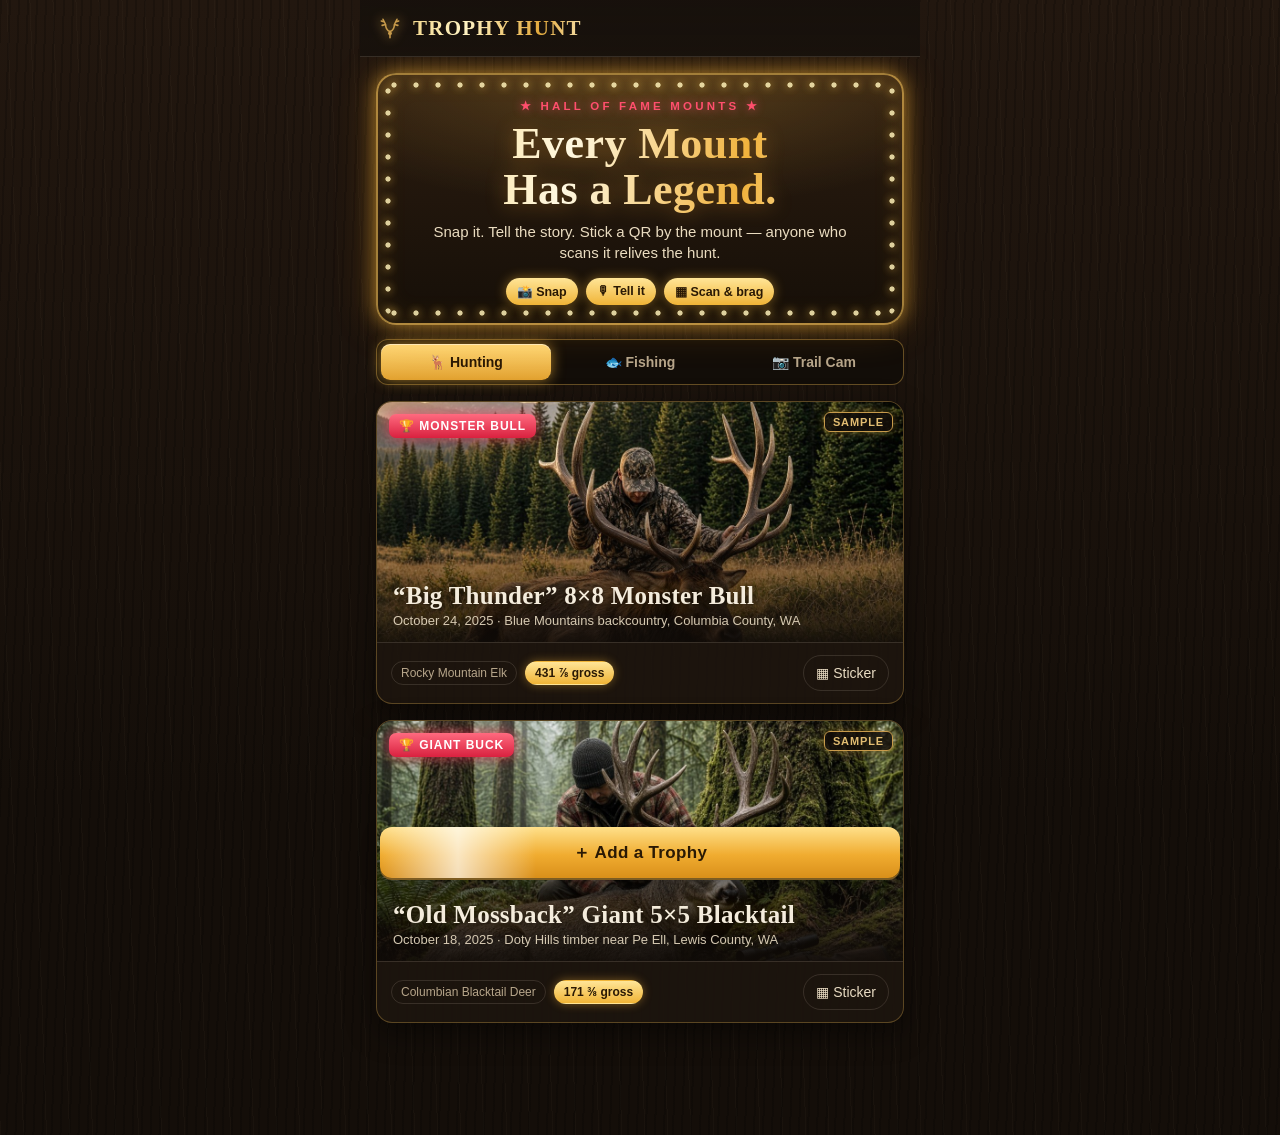
<file: index.html>
<!doctype html>
<html lang="en"><head>
<meta charset="utf-8">
<meta name="viewport" content="width=device-width,initial-scale=1,viewport-fit=cover">
<meta name="theme-color" content="#17110c">
<title>Trophy Hunt</title>
<link rel="stylesheet" href="styles.css">
</head><body>
<div class="app" id="app"></div>

<script src="config.js"></script>
<script src="vendor/qrcode.js"></script>
<script src="app.js"></script>
</body></html>
</file>
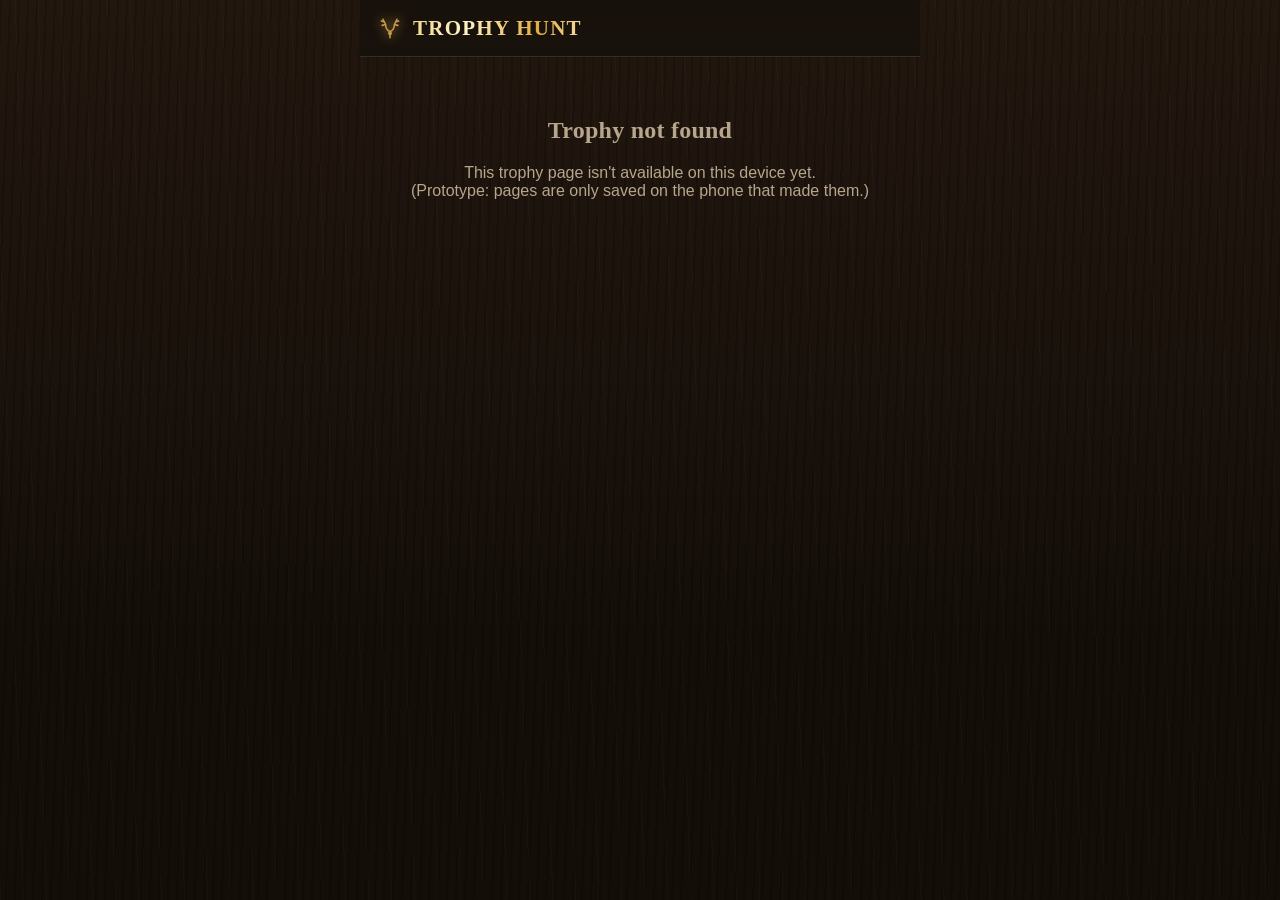
<file: t.html>
<!doctype html>
<html lang="en"><head>
<meta charset="utf-8">
<meta name="viewport" content="width=device-width,initial-scale=1,viewport-fit=cover">
<meta name="theme-color" content="#17110c">
<title>Trophy Hunt</title>
<link rel="stylesheet" href="styles.css">
</head><body>
<div class="app" id="app"></div>
<script>window.TH_PUBLIC_VIEW = true;</script>
<script src="config.js"></script>
<script src="vendor/qrcode.js"></script>
<script src="app.js"></script>
</body></html>
</file>
<file: styles.css>
:root{
  --bg:#17110c; --wood1:#2a1d13; --wood2:#3a281a; --leather:#7a4a2a; --leather2:#9b6439;
  --antler:#e9dcc3; --bone:#f4ecdc; --muted:#b7a68b; --brass:#c79a4b; --brass2:#e2bd72;
  --line:rgba(233,220,195,.14); --card:rgba(30,21,14,.86);
  --serif:"Iowan Old Style","Palatino Linotype",Palatino,"Book Antiqua",Georgia,serif;
  --sans:-apple-system,BlinkMacSystemFont,"Segoe UI",Roboto,Helvetica,Arial,sans-serif;
}
*{box-sizing:border-box}
html,body{margin:0;padding:0}
body{
  font-family:var(--sans);color:var(--antler);min-height:100vh;
  background:
    repeating-linear-gradient(92deg,rgba(0,0,0,.18) 0 2px,transparent 2px 9px),
    repeating-linear-gradient(88deg,rgba(255,220,170,.025) 0 1px,transparent 1px 23px),
    linear-gradient(180deg,#22170f,#140e09 70%);
  background-color:var(--bg);
  -webkit-font-smoothing:antialiased;
}
a{color:var(--brass2)}
h1,h2,h3,.serif{font-family:var(--serif);font-weight:600;letter-spacing:.01em}
.app{max-width:560px;margin:0 auto;padding-bottom:96px}
/* top bar */
.topbar{position:sticky;top:0;z-index:20;display:flex;align-items:center;gap:10px;padding:14px 16px;
  background:linear-gradient(180deg,rgba(23,17,12,.97),rgba(23,17,12,.88));backdrop-filter:blur(6px);border-bottom:1px solid var(--line)}
.brand{display:flex;align-items:center;gap:9px;font-family:var(--serif);font-size:21px;color:var(--bone);letter-spacing:.06em;text-transform:uppercase}
.brand svg{width:28px;height:28px}
.topbar .spacer{flex:1}
.iconbtn{background:none;border:1px solid var(--line);color:var(--antler);border-radius:999px;height:36px;min-width:36px;padding:0 12px;font-size:14px;display:inline-flex;align-items:center;gap:6px;cursor:pointer}
.back{font-size:15px}
/* buttons */
.btn{display:inline-flex;align-items:center;justify-content:center;gap:8px;border:none;border-radius:12px;padding:14px 18px;font-size:16px;font-weight:600;cursor:pointer;
  color:#1d140c;background:linear-gradient(180deg,var(--brass2),var(--brass));box-shadow:0 2px 0 #7d5c22,0 6px 18px rgba(0,0,0,.35)}
.btn.ghost{background:transparent;color:var(--antler);border:1px solid var(--line);box-shadow:none}
.btn.leather{color:var(--bone);background:linear-gradient(180deg,var(--leather2),var(--leather));box-shadow:0 2px 0 #4a2a14,0 6px 18px rgba(0,0,0,.35)}
.btn.block{width:100%}
.btn[disabled]{opacity:.55;cursor:not-allowed}
.fab{position:fixed;left:50%;transform:translateX(-50%);bottom:22px;z-index:30;width:min(520px,calc(100% - 32px))}
/* list */
.hero-intro{padding:22px 18px 6px}
.hero-intro h1{margin:0;font-size:30px;color:var(--bone)}
.hero-intro p{margin:6px 0 0;color:var(--muted);font-size:15px;line-height:1.45}
.list{display:grid;gap:16px;padding:16px}
.tcard{position:relative;border-radius:16px;overflow:hidden;background:var(--card);border:1px solid var(--line);box-shadow:0 10px 30px rgba(0,0,0,.45);cursor:pointer}
.tcard .img{height:190px;background-size:cover;background-position:center}
.tcard .img::after{content:"";position:absolute;inset:0 0 auto 0;height:190px;background:linear-gradient(180deg,transparent 45%,rgba(16,11,7,.9))}
.tcard .meta{position:absolute;left:16px;right:16px;top:118px;z-index:2}
.tcard .meta h3{margin:0;font-size:24px;color:var(--bone);text-shadow:0 2px 8px rgba(0,0,0,.7)}
.tcard .meta .sub{color:var(--antler);font-size:13px;opacity:.9;margin-top:3px}
.tcard .foot{display:flex;gap:8px;padding:12px 14px;align-items:center;border-top:1px solid var(--line)}
.chip{font-size:12px;padding:4px 9px;border-radius:999px;border:1px solid var(--line);color:var(--muted);white-space:nowrap}
.chip.brass{color:#1d140c;background:var(--brass2);border-color:transparent;font-weight:700}
.sample-tag{position:absolute;top:10px;right:10px;z-index:3;font-size:11px;font-weight:700;letter-spacing:.08em;text-transform:uppercase;background:rgba(20,14,9,.8);color:var(--brass2);border:1px solid var(--brass);padding:3px 8px;border-radius:6px}
.empty{padding:40px 24px;text-align:center;color:var(--muted)}
/* form */
.form{padding:8px 16px 24px;display:grid;gap:16px}
.section{background:var(--card);border:1px solid var(--line);border-radius:16px;padding:16px}
.section h2{margin:0 0 12px;font-size:19px;color:var(--bone)}
label{display:block;font-size:13px;color:var(--muted);margin:0 0 6px;letter-spacing:.02em}
.field{margin-bottom:13px}
input,select,textarea{width:100%;font:inherit;font-size:16px;color:var(--bone);background:#120d08;border:1px solid rgba(233,220,195,.2);border-radius:10px;padding:12px}
textarea{min-height:170px;line-height:1.5;font-family:var(--serif);font-size:17px;resize:vertical}
input:focus,select:focus,textarea:focus{outline:2px solid var(--brass);border-color:transparent}
.row2{display:grid;grid-template-columns:1fr 1fr;gap:10px}
.photos{display:grid;grid-template-columns:repeat(3,1fr);gap:8px}
.ph{position:relative;aspect-ratio:1;border-radius:10px;background-size:cover;background-position:center;border:1px solid var(--line)}
.ph .x{position:absolute;top:4px;right:4px;width:24px;height:24px;border-radius:50%;border:none;background:rgba(0,0,0,.7);color:#fff;font-size:14px;cursor:pointer}
.ph .star{position:absolute;left:4px;bottom:4px;font-size:10px;font-weight:700;background:var(--brass2);color:#1d140c;border-radius:5px;padding:2px 5px}
.addph{aspect-ratio:1;border-radius:10px;border:1.5px dashed rgba(233,220,195,.35);display:flex;flex-direction:column;align-items:center;justify-content:center;color:var(--muted);font-size:13px;cursor:pointer;gap:4px}
.addph b{font-size:26px;color:var(--brass2);font-weight:400}
.storybar{display:flex;gap:8px;margin-top:10px;flex-wrap:wrap}
.storybar .btn{padding:11px 14px;font-size:15px}
.mic.on{background:linear-gradient(180deg,#d0573f,#a83a26);color:#fff;box-shadow:0 0 0 4px rgba(208,87,63,.25)}
.soon{font-size:11px;font-weight:700;letter-spacing:.06em;text-transform:uppercase;background:rgba(0,0,0,.25);padding:2px 6px;border-radius:5px}
.hint{font-size:13px;color:var(--muted);margin-top:8px;min-height:18px}
/* trophy page */
.tp-hero{position:relative;height:62vh;min-height:380px;max-height:560px;background-size:cover;background-position:center}
.tp-hero::after{content:"";position:absolute;inset:0;background:linear-gradient(180deg,rgba(0,0,0,.25),transparent 30%,transparent 45%,rgba(20,14,9,.96) 96%)}
.tp-hero .t{position:absolute;left:20px;right:20px;bottom:22px;z-index:2}
.eyebrow{font-size:12px;letter-spacing:.22em;text-transform:uppercase;color:var(--brass2);font-weight:700}
.tp-hero h1{margin:6px 0 4px;font-size:38px;line-height:1.05;color:var(--bone);text-shadow:0 3px 14px rgba(0,0,0,.6)}
.tp-hero .sub{color:var(--antler);font-size:15px}
.rule{display:flex;align-items:center;gap:12px;color:var(--brass);margin:26px 20px 14px;font-family:var(--serif);font-size:13px;letter-spacing:.24em;text-transform:uppercase}
.rule::before,.rule::after{content:"";flex:1;height:1px;background:linear-gradient(90deg,transparent,var(--brass),transparent)}
.stats{margin:0 16px;border-radius:16px;padding:6px 16px;background:linear-gradient(180deg,#3b2717,#2a1b10);border:1px solid rgba(199,154,75,.35);box-shadow:inset 0 1px 0 rgba(255,255,255,.05),0 10px 26px rgba(0,0,0,.45)}
.stat{display:flex;justify-content:space-between;gap:14px;padding:11px 0;border-bottom:1px dashed rgba(199,154,75,.25);font-size:15px}
.stat:last-child{border-bottom:none}
.stat span:first-child{color:var(--muted)}
.stat span:last-child{color:var(--bone);text-align:right;font-weight:600}
.story{margin:0 20px;font-family:var(--serif);font-size:19px;line-height:1.65;color:#efe4cf}
.story p{margin:0 0 1em}
.story p:first-child::first-letter{float:left;font-size:58px;line-height:.9;padding:6px 8px 0 0;color:var(--brass2)}
.gallery{display:grid;grid-template-columns:1fr 1fr;gap:8px;margin:0 16px}
.gallery div{aspect-ratio:4/3;border-radius:10px;background-size:cover;background-position:center;cursor:zoom-in;border:1px solid var(--line)}
.gallery div:first-child:nth-last-child(odd){grid-column:span 2;aspect-ratio:16/9}
.sample-banner{margin:14px 16px 0;padding:10px 12px;border-radius:10px;border:1px solid var(--brass);color:var(--brass2);font-size:13px;line-height:1.4;background:rgba(199,154,75,.08)}
.credits{margin:22px 20px 0;font-size:11px;color:#8a7a62;line-height:1.5}
.tp-foot{text-align:center;margin:30px 0 10px;color:var(--muted);font-size:13px}
.tp-actions{display:grid;grid-template-columns:1fr 1fr;gap:10px;margin:22px 16px 0}
.lightbox{position:fixed;inset:0;z-index:50;background:rgba(0,0,0,.94);display:flex;align-items:center;justify-content:center}
.lightbox img{max-width:100%;max-height:100%}
/* sticker */
.sticker-wrap{padding:18px 16px;display:grid;gap:16px;justify-items:center}
.sticker-wrap canvas{width:min(330px,88vw);height:auto;filter:drop-shadow(0 14px 26px rgba(0,0,0,.55))}
.seg{display:flex;background:#120d08;border:1px solid var(--line);border-radius:12px;padding:4px;gap:4px;width:100%}
.seg button{flex:1;border:none;background:none;color:var(--muted);padding:10px;border-radius:9px;font-size:15px;font-weight:600;cursor:pointer}
.seg button.on{background:var(--leather);color:var(--bone)}
.urlbox{font-family:ui-monospace,Menlo,monospace;font-size:12px;color:var(--muted);word-break:break-all;text-align:center}
.btnrow{display:grid;grid-template-columns:1fr 1fr;gap:10px;width:100%}
.toast{position:fixed;left:50%;bottom:90px;transform:translateX(-50%);background:#0e0a06;border:1px solid var(--brass);color:var(--bone);padding:10px 16px;border-radius:10px;z-index:60;font-size:14px}
#printArea{display:none}
@media print{
  body{background:#fff}
  .app,.toast{display:none!important}
  #printArea{display:block}
  #printArea img{width:2.5in;height:auto}
  #printArea.rect img{width:3.5in}
}
/* tabs, kinds, trail cam */
fieldset.kindset{border:0;padding:0;margin:0;min-width:0;display:grid;gap:16px}
fieldset.kindset[hidden]{display:none}
.tabs{margin:14px 16px 0;width:auto}
.tabs button{padding:10px 4px;font-size:14px}
.groupbar{display:flex;align-items:center;gap:10px;margin:12px 16px 0;color:var(--muted);font-size:13px}
.groupbar .seg{width:auto;flex:1}
.seg.small button{padding:7px;font-size:13px}
.camgroup{margin:16px 16px 0;background:var(--card);border:1px solid var(--line);border-radius:16px;padding:14px}
.camhead{display:flex;justify-content:space-between;align-items:flex-start;gap:10px}
.camhead h2{margin:0;font-size:19px;color:var(--bone)}
.camhead .sub,.camspecies{color:var(--muted);font-size:13px;margin-top:3px}
.camspecies{margin:6px 0 10px}
.clist{display:grid;gap:10px;margin-top:6px}
.ccard{display:flex;gap:12px;align-items:center;background:#120d08;border:1px solid var(--line);border-radius:12px;overflow:hidden;cursor:pointer}
.ccard .cimg{position:relative;width:120px;min-width:120px;height:86px;background-size:cover;background-position:center}
.ccard .cimg .sample-tag{top:4px;right:auto;left:4px;font-size:9px;padding:2px 5px}
.ccard h3{margin:0 0 3px;font-size:17px;color:var(--bone)}
.ccard .sub{color:var(--muted);font-size:12.5px;line-height:1.4}
.story.notes{font-size:17px}
.story.notes p:first-child::first-letter{float:none;font-size:inherit;padding:0;color:inherit}
.tp-hero.cam{height:46vh;min-height:300px}

/* ===================== VEGAS POP ===================== */
:root{--gold:#ffd36a;--gold2:#ffb52e;--neon:#ffcf4d;--hot:#ff4f6d;--glow:0 0 18px rgba(255,190,60,.55),0 0 42px rgba(255,160,40,.25)}
@keyframes shine{0%{background-position:-200% 50%}100%{background-position:200% 50%}}
@keyframes twinkle{0%,100%{opacity:0;transform:scale(.3) rotate(0)}50%{opacity:1;transform:scale(1) rotate(45deg)}}
@keyframes bulbs{to{background-position:22px 0,0 22px,22px 100%,100% 22px}}
@keyframes pulse{0%,100%{box-shadow:0 2px 0 #8a5a10,0 0 0 0 rgba(255,200,80,.55),0 8px 24px rgba(0,0,0,.45)}50%{box-shadow:0 2px 0 #8a5a10,0 0 0 10px rgba(255,200,80,0),0 8px 24px rgba(0,0,0,.45)}}
@keyframes sweep{0%{transform:translateX(-120%) skewX(-20deg)}60%,100%{transform:translateX(320%) skewX(-20deg)}}
@keyframes popin{from{opacity:0;transform:translateY(14px) scale(.97)}to{opacity:1;transform:none}}
@keyframes hotpulse{0%,100%{transform:rotate(-4deg) scale(1)}50%{transform:rotate(-4deg) scale(1.07)}}

.brand{background:linear-gradient(100deg,#e9c46a 0%,#fff3c4 22%,#e2a93c 40%,#fff6d8 55%,#d99a2b 75%,#ffe9a8 100%);background-size:200% 100%;
  -webkit-background-clip:text;background-clip:text;color:transparent;animation:shine 6s linear infinite;font-weight:700;text-shadow:none}
.brand svg{filter:drop-shadow(0 0 6px rgba(255,200,80,.7))}
.shine,.hero-intro h1{background:linear-gradient(100deg,#f7d57a 0%,#fff8e1 18%,#f0b23c 36%,#fffbe8 50%,#e0951f 68%,#ffe39a 85%,#f7d57a 100%);background-size:200% 100%;
  -webkit-background-clip:text;background-clip:text;color:transparent;animation:shine 5s linear infinite;filter:drop-shadow(0 2px 10px rgba(255,170,40,.35))}

/* home hero with marquee-light border */
.vegas-hero{position:relative;margin:16px 16px 0;padding:24px 18px 18px;border-radius:20px;overflow:hidden;text-align:center;
  background:radial-gradient(120% 90% at 50% 0%,rgba(255,190,70,.22),transparent 60%),linear-gradient(180deg,#2c1d10,#160f08);
  border:2px solid rgba(255,200,90,.6);box-shadow:var(--glow),inset 0 0 30px rgba(255,180,60,.12);animation:popin .6s ease both}
.vegas-hero::before{content:"";position:absolute;inset:5px;border-radius:15px;pointer-events:none;
  background:
    radial-gradient(circle,#fff1b8 0 2.2px,transparent 3px) 0 0/22px 10px repeat-x,
    radial-gradient(circle,#fff1b8 0 2.2px,transparent 3px) 0 0/10px 22px repeat-y,
    radial-gradient(circle,#fff1b8 0 2.2px,transparent 3px) 0 100%/22px 10px repeat-x,
    radial-gradient(circle,#fff1b8 0 2.2px,transparent 3px) 100% 0/10px 22px repeat-y;
  filter:drop-shadow(0 0 4px #ffc94d);opacity:.85;animation:bulbs 1.2s linear infinite}
.vegas-hero.fish{background:radial-gradient(120% 90% at 50% 0%,rgba(80,220,200,.18),transparent 60%),linear-gradient(180deg,#123236,#0a1a1c)}
.vh-eyebrow{font-size:11.5px;font-weight:800;letter-spacing:.28em;text-transform:uppercase;color:var(--hot);text-shadow:0 0 10px rgba(255,79,109,.7)}
.vegas-hero h1{margin:8px 0 8px;font-size:clamp(30px,8.6vw,44px);line-height:1.04;font-family:var(--serif);font-weight:800;letter-spacing:.01em}
.vegas-hero p{margin:0 auto;max-width:420px;color:#eadcc0;font-size:15px;line-height:1.45}
.vh-steps{display:flex;justify-content:center;gap:8px;flex-wrap:wrap;margin-top:14px}
.vh-steps span{font-size:12.5px;font-weight:700;padding:6px 11px;border-radius:999px;color:#2a1904;background:linear-gradient(180deg,#ffe597,#f0b437);box-shadow:0 0 12px rgba(255,190,60,.45)}

/* sparkles */
.sparks{position:absolute;inset:0;pointer-events:none;z-index:1}
.sparks i{position:absolute;width:10px;height:10px;opacity:0;animation:twinkle 2.6s ease-in-out infinite;
  background:radial-gradient(circle,#fff 0 1.5px,transparent 2px),linear-gradient(90deg,transparent 45%,#ffe9a6 50%,transparent 55%),linear-gradient(0deg,transparent 45%,#ffe9a6 50%,transparent 55%);
  filter:drop-shadow(0 0 4px #ffd36a)}

/* tabs */
.tabs{border-color:rgba(255,200,90,.35)}
.seg button{transition:transform .15s,background .2s,box-shadow .2s}
.seg button.on{background:linear-gradient(180deg,#ffd978,#e2a12f);color:#2a1904;box-shadow:0 0 14px rgba(255,190,60,.6),inset 0 1px 0 rgba(255,255,255,.5)}
.seg button:active{transform:scale(.95)}

/* trophy cards */
.list .tcard{animation:popin .5s ease both}
.list .tcard:nth-child(2){animation-delay:.08s}.list .tcard:nth-child(3){animation-delay:.16s}
.tcard{transition:transform .2s ease,box-shadow .25s ease,border-color .25s;border-color:rgba(255,200,90,.28)}
.tcard .img{height:220px;transition:transform .5s ease}
.tcard .img::after{height:220px}
.tcard .meta{top:140px}
.tcard .meta h3{font-size:25px;text-shadow:0 2px 10px rgba(0,0,0,.85),0 0 18px rgba(255,180,60,.35)}
.tcard::before{content:"";position:absolute;top:0;left:0;width:35%;height:220px;z-index:2;pointer-events:none;
  background:linear-gradient(90deg,transparent,rgba(255,240,200,.28),transparent);transform:translateX(-120%) skewX(-20deg)}
.tcard:hover,.tcard:focus-within{transform:translateY(-3px);border-color:rgba(255,205,100,.8);box-shadow:var(--glow),0 14px 34px rgba(0,0,0,.55)}
.tcard:hover::before{animation:sweep 1.1s ease}
.tcard:hover .img{transform:scale(1.04)}
.tcard:active{transform:scale(.98)}
.badge-hot{position:absolute;top:12px;left:12px;z-index:3;font-size:12px;font-weight:900;letter-spacing:.08em;text-transform:uppercase;color:#fff;
  padding:5px 10px;border-radius:7px;background:linear-gradient(180deg,#ff6a7f,#d9213f);box-shadow:0 0 14px rgba(255,60,90,.7);animation:hotpulse 1.6s ease-in-out infinite}
.chip.gold{color:#2a1904;font-weight:800;border-color:transparent;background:linear-gradient(180deg,#ffe597,#f0b437);box-shadow:0 0 10px rgba(255,190,60,.4)}
.sample-tag{box-shadow:0 0 8px rgba(255,190,60,.35)}

/* buttons */
.btn{transition:transform .12s ease,filter .2s,box-shadow .2s;background:linear-gradient(180deg,#ffe08a,#f0ac30 55%,#d98f1a);color:#2a1904}
.btn:hover{filter:brightness(1.08)}
.btn:active{transform:scale(.96)}
.btn.ghost{background:transparent;color:var(--antler)}
.btn.ghost:hover{border-color:rgba(255,200,90,.7);box-shadow:0 0 12px rgba(255,190,60,.3)}
.btn.leather{background:linear-gradient(180deg,var(--leather2),var(--leather));color:var(--bone)}
.btn.shimmer{position:relative;overflow:hidden;font-size:17px;font-weight:800;letter-spacing:.02em;animation:pulse 2.2s ease-in-out infinite}
.btn.shimmer::after{content:"";position:absolute;top:0;left:0;width:30%;height:100%;background:linear-gradient(90deg,transparent,rgba(255,255,255,.7),transparent);animation:sweep 2.8s ease-in-out infinite}
.iconbtn{transition:transform .12s,border-color .2s,box-shadow .2s}
.iconbtn:hover{border-color:rgba(255,200,90,.7);box-shadow:0 0 10px rgba(255,190,60,.35)}
.iconbtn:active{transform:scale(.94)}

/* trophy page */
.tp-hero .t{z-index:3}
.tp-hero h1{font-size:clamp(34px,9vw,48px);font-weight:800}
.tp-hero .eyebrow{color:var(--hot);text-shadow:0 0 10px rgba(255,79,109,.6)}
.medal{display:inline-block;margin-top:12px;padding:8px 16px;border-radius:999px;font-weight:900;font-size:16px;letter-spacing:.05em;color:#2a1904;
  background:linear-gradient(100deg,#ffe597,#fff6d0 30%,#f0b437 55%,#ffe597);background-size:200% 100%;animation:shine 4s linear infinite;
  box-shadow:0 0 20px rgba(255,190,60,.7),0 4px 14px rgba(0,0,0,.5)}
.stats{border-color:rgba(255,200,90,.55);box-shadow:var(--glow),inset 0 1px 0 rgba(255,255,255,.06)}
.rule{color:var(--gold);text-shadow:0 0 10px rgba(255,190,60,.5)}
.rule::before,.rule::after{background:linear-gradient(90deg,transparent,var(--gold),transparent);box-shadow:0 0 6px rgba(255,190,60,.6)}
.story p:first-child::first-letter{color:var(--gold);text-shadow:0 0 14px rgba(255,190,60,.6)}
.gallery div{transition:transform .2s,box-shadow .2s}
.gallery div:hover{transform:scale(1.02);box-shadow:var(--glow)}
.sticker-wrap canvas{filter:drop-shadow(0 14px 26px rgba(0,0,0,.55)) drop-shadow(0 0 18px rgba(255,190,60,.35))}
.ccard{transition:transform .15s,border-color .2s,box-shadow .2s}
.ccard:hover{border-color:rgba(255,200,90,.6);box-shadow:0 0 12px rgba(255,190,60,.3)}
.ccard:active{transform:scale(.98)}

@media (prefers-reduced-motion:reduce){
  *,*::before,*::after{animation:none!important;transition:none!important}
  .sparks{display:none}
}
.tp-hero h1.shine{color:transparent;text-shadow:none;filter:drop-shadow(0 2px 3px rgba(0,0,0,.9)) drop-shadow(0 0 14px rgba(255,170,40,.45))}
.vegas-hero h1,.tp-hero h1{text-wrap:balance}
.tcard .img{height:240px}
.tcard .img::after{height:240px}
.tcard::before{height:240px}
.tcard .meta{top:auto;bottom:calc(100% - 226px)}
.tcard .img{background-position:center 30%}
.tp-hero.tall{height:80vh;max-height:720px;min-height:460px}
.tp-hero.tall::after{background:linear-gradient(180deg,rgba(0,0,0,.2),transparent 25%,transparent 62%,rgba(20,14,9,.96) 97%)}
@media (min-width:700px){.tp-hero.tall{height:auto;aspect-ratio:4/3;max-height:none}}
.tp-hero.wide{height:calc(min(100vw,560px)*.75 + 190px);min-height:0;max-height:none;background-size:100% auto;background-position:top center;background-repeat:no-repeat;background-color:#140e09}
.tp-hero.wide::after{background:linear-gradient(180deg,rgba(0,0,0,.15),transparent 20%,transparent 50%,rgba(20,14,9,.85) 66%,#140e09 78%)}
</file>
